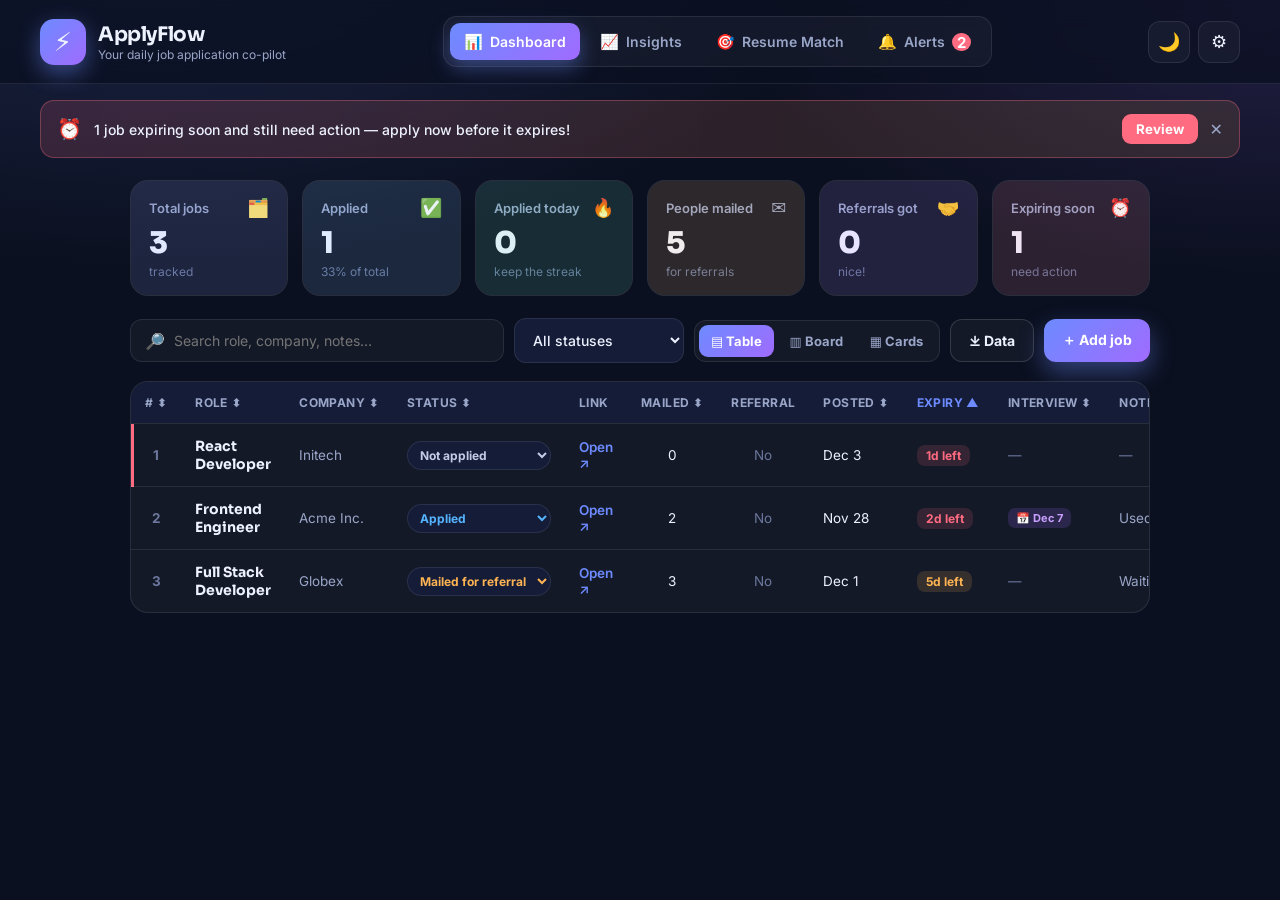
<file: JobPortalTracker/index.html>
<!DOCTYPE html>
<html lang="en">
<head>
  <meta charset="UTF-8" />
  <meta name="viewport" content="width=device-width, initial-scale=1.0" />
  <meta name="theme-color" content="#0b1020" />
  <title>ApplyFlow — Job Tracker</title>
  <!-- PWA: installable on phone home screen + offline support -->
  <link rel="manifest" href="manifest.webmanifest" />
  <link rel="apple-touch-icon" href="icons/icon-180.png" />
  <link rel="icon" type="image/png" href="icons/icon-192.png" />
  <meta name="apple-mobile-web-app-capable" content="yes" />
  <meta name="apple-mobile-web-app-status-bar-style" content="black-translucent" />
  <meta name="apple-mobile-web-app-title" content="ApplyFlow" />
  <meta name="mobile-web-app-capable" content="yes" />
  <link rel="preconnect" href="https://fonts.googleapis.com" />
  <link rel="preconnect" href="https://fonts.gstatic.com" crossorigin />
  <link href="https://fonts.googleapis.com/css2?family=Inter:wght@400;500;600;700;800&family=Sora:wght@600;700;800&display=swap" rel="stylesheet" />
  <link rel="stylesheet" href="styles.css" />
</head>
<body>
  <!-- ===== Top nav ===== -->
  <header class="topbar">
    <div class="brand">
      <span class="logo">⚡</span>
      <div>
        <h1>ApplyFlow</h1>
        <p>Your daily job application co-pilot</p>
      </div>
    </div>
    <nav class="nav" id="nav">
      <button class="nav-btn active" data-view="dashboard"><span>📊</span> Dashboard</button>
      <button class="nav-btn" data-view="insights"><span>📈</span> Insights</button>
      <button class="nav-btn" data-view="resume"><span>🎯</span> Resume Match</button>
      <button class="nav-btn bell" data-view="alerts">
        <span>🔔</span> Alerts
        <span class="badge" id="alertBadge" hidden>0</span>
      </button>
    </nav>
    <div class="top-actions">
      <button class="icon-btn round" id="themeBtn" title="Toggle theme">🌙</button>
      <button class="icon-btn round" id="settingsBtn" title="Settings">⚙️</button>
    </div>
  </header>

  <!-- ===== Expiry notification banner ===== -->
  <div class="alert-banner" id="alertBanner" hidden>
    <span class="ab-icon">⏰</span>
    <span class="ab-text" id="alertBannerText"></span>
    <button class="ab-go" id="alertBannerGo">Review</button>
    <button class="ab-close" id="alertBannerClose">✕</button>
  </div>

  <main class="container">

    <!-- =================== DASHBOARD VIEW =================== -->
    <section class="view" id="view-dashboard">
      <div class="stat-grid" id="statGrid"></div>

      <div class="toolbar">
        <div class="search-wrap">
          <span>🔎</span>
          <input type="text" id="searchInput" placeholder="Search role, company, notes…" />
        </div>
        <select id="statusFilter" class="select">
          <option value="all">All statuses</option>
          <option value="not-applied">Not applied</option>
          <option value="applied">Applied</option>
          <option value="mailed-referral">Mailed for referral</option>
          <option value="got-referral">Got referral</option>
        </select>
        <div class="view-toggle">
          <button class="vt-btn active" data-layout="table" title="Table view">▤ Table</button>
          <button class="vt-btn" data-layout="board" title="Board view">▥ Board</button>
          <button class="vt-btn" data-layout="cards" title="Card view">▦ Cards</button>
        </div>
        <div class="data-menu">
          <button class="btn ghost" id="dataBtn">⤓ Data</button>
          <div class="data-dropdown" id="dataDropdown" hidden>
            <button data-act="export-json">⬇ Export JSON (backup)</button>
            <button data-act="export-csv">⬇ Export CSV (Excel)</button>
            <button data-act="import">⬆ Import JSON</button>
            <button data-act="clear" class="danger">🗑 Clear all data</button>
          </div>
        </div>
        <button class="btn primary" id="addJobBtn">＋ Add job</button>
      </div>

      <!-- TABLE layout -->
      <div class="table-wrap" id="tableWrap">
        <table class="job-table">
          <thead>
            <tr id="tableHead">
              <th data-sort="idx" class="num">#</th>
              <th data-sort="role">Role ⬍</th>
              <th data-sort="company">Company ⬍</th>
              <th data-sort="status">Status ⬍</th>
              <th data-sort="link">Link</th>
              <th data-sort="mailed" class="num">Mailed ⬍</th>
              <th data-sort="referral">Referral</th>
              <th data-sort="posted">Posted ⬍</th>
              <th data-sort="expiry">Expiry ⬍</th>
              <th data-sort="interview">Interview ⬍</th>
              <th>Notes</th>
              <th class="num">Actions</th>
            </tr>
          </thead>
          <tbody id="tableBody"></tbody>
        </table>
      </div>

      <!-- BOARD (Kanban) layout -->
      <div class="kanban" id="kanban" hidden></div>

      <!-- CARDS layout -->
      <div class="jobs" id="jobList" hidden></div>

      <div class="empty" id="emptyState" hidden>
        <div class="empty-emoji">📭</div>
        <h3>No jobs match</h3>
        <p>Add a job or adjust your filters to get started.</p>
        <button class="btn primary" id="emptyAddBtn">＋ Add your first job</button>
      </div>
    </section>

    <!-- =================== INSIGHTS VIEW =================== -->
    <section class="view" id="view-insights" hidden>
      <div class="stat-grid" id="insightStats"></div>

      <div class="card">
        <div class="card-head">
          <h2>Consistency</h2>
          <p>Each square is a day. Greener = more applications.</p>
        </div>
        <div class="heatmap-wrap">
          <div class="heatmap" id="heatmap"></div>
        </div>
        <div class="heat-legend">
          <span>Less</span>
          <i class="lvl lvl0"></i><i class="lvl lvl1"></i><i class="lvl lvl2"></i><i class="lvl lvl3"></i><i class="lvl lvl4"></i>
          <span>More</span>
        </div>
      </div>

      <div class="two-col">
        <div class="card">
          <div class="card-head"><h2>Last 8 weeks</h2><p>Jobs actioned each week.</p></div>
          <div class="bars" id="weeklyBars"></div>
        </div>
        <div class="card">
          <div class="card-head"><h2>Status breakdown</h2></div>
          <div class="breakdown" id="breakdown"></div>
        </div>
      </div>
    </section>

    <!-- =================== RESUME MATCH VIEW =================== -->
    <section class="view" id="view-resume" hidden>
      <div class="card">
        <div class="card-head">
          <h2>Resume ↔ Job match</h2>
          <p>Paste or upload (PDF / TXT) your résumé and the job description to estimate your shortlist chances.</p>
        </div>
        <div class="match-grid">
          <div class="field">
            <label>Your résumé</label>
            <textarea id="resumeText" placeholder="Paste your résumé text here…"></textarea>
            <label class="file-btn">📎 Upload PDF / TXT
              <input type="file" id="resumeFile" accept=".txt,.md,.text,.pdf" hidden />
            </label>
          </div>
          <div class="field">
            <label>Job description</label>
            <textarea id="jdText" placeholder="Paste the job description here…"></textarea>
            <label class="file-btn">📎 Upload PDF / TXT
              <input type="file" id="jdFile" accept=".txt,.md,.text,.pdf" hidden />
            </label>
          </div>
        </div>
        <button class="btn primary wide" id="analyzeBtn">Analyze match</button>
      </div>

      <div class="card" id="matchResult" hidden>
        <div class="score-wrap">
          <div class="gauge" id="gauge">
            <svg viewBox="0 0 120 120">
              <circle class="g-bg" cx="60" cy="60" r="52"></circle>
              <circle class="g-fg" id="gaugeFg" cx="60" cy="60" r="52"></circle>
            </svg>
            <div class="gauge-num"><span id="scoreNum">0</span><small>%</small></div>
          </div>
          <div class="score-meta">
            <h3 id="scoreVerdict">—</h3>
            <p id="scoreNote"></p>
          </div>
        </div>
        <div class="kw-cols">
          <div>
            <h4>✅ Matched keywords (<span id="matchCount">0</span>)</h4>
            <div class="chips" id="matchedChips"></div>
          </div>
          <div>
            <h4>⚠️ Missing keywords (<span id="missCount">0</span>)</h4>
            <div class="chips" id="missingChips"></div>
          </div>
        </div>
        <p class="hint">Tip: weave the missing keywords naturally into your résumé where they're true for you, then re-run.</p>
      </div>
    </section>

    <!-- =================== ALERTS VIEW =================== -->
    <section class="view" id="view-alerts" hidden>
      <div class="card">
        <div class="card-head">
          <h2>🔔 Apply-now alerts</h2>
          <p>Jobs that are expiring soon and still need action.</p>
        </div>
        <div id="alertList"></div>
      </div>
    </section>

  </main>

  <!-- ===== Mobile bottom nav ===== -->
  <nav class="bottom-nav" id="bottomNav">
    <button class="active" data-view="dashboard"><span>📊</span><i>Dashboard</i></button>
    <button data-view="insights"><span>📈</span><i>Insights</i></button>
    <button data-view="resume"><span>🎯</span><i>Match</i></button>
    <button data-view="alerts" class="bell"><span>🔔</span><i>Alerts</i><b class="badge" id="alertBadgeM" hidden>0</b></button>
  </nav>

  <!-- ===== Add / Edit modal ===== -->
  <div class="modal-overlay" id="modalOverlay" hidden>
    <div class="modal">
      <div class="modal-head">
        <h2 id="modalTitle">Add job</h2>
        <button class="icon-btn" id="modalClose">✕</button>
      </div>
      <form id="jobForm">
        <input type="hidden" id="jobId" />
        <div class="form-grid">
          <div class="field span2">
            <label>Job role *</label>
            <input type="text" id="f_role" required placeholder="e.g. Frontend Engineer" />
          </div>
          <div class="field">
            <label>Company *</label>
            <input type="text" id="f_company" required placeholder="e.g. Acme Inc." />
          </div>
          <div class="field">
            <label>Status</label>
            <select id="f_status">
              <option value="not-applied">Not applied</option>
              <option value="applied">Applied</option>
              <option value="mailed-referral">Mailed for referral</option>
              <option value="got-referral">Got referral</option>
            </select>
          </div>
          <div class="field span2">
            <label>Job link</label>
            <input type="url" id="f_link" placeholder="https://…" />
          </div>
          <div class="field">
            <label>People mailed for referral</label>
            <input type="number" id="f_mailed" min="0" value="0" />
          </div>
          <div class="field">
            <label>Got referral?</label>
            <select id="f_gotref">
              <option value="0">No</option>
              <option value="1">Yes</option>
            </select>
          </div>
          <div class="field">
            <label>Posted date</label>
            <input type="date" id="f_posted" />
          </div>
          <div class="field">
            <label>Expiry date</label>
            <input type="date" id="f_expiry" />
          </div>
          <div class="field">
            <label>📅 Interview date</label>
            <input type="date" id="f_interview" />
          </div>
          <div class="field">
            <label>📨 Follow-up date</label>
            <input type="date" id="f_followup" />
          </div>
          <div class="field span2">
            <label>Notes</label>
            <textarea id="f_notes" rows="2" placeholder="Anything to remember…"></textarea>
          </div>
        </div>
        <div class="modal-actions">
          <button type="button" class="btn ghost" id="deleteJobBtn" hidden>Delete</button>
          <span class="spacer"></span>
          <button type="button" class="btn ghost" id="cancelBtn">Cancel</button>
          <button type="submit" class="btn primary">Save job</button>
        </div>
      </form>
    </div>
  </div>

  <!-- ===== Settings modal ===== -->
  <div class="modal-overlay" id="settingsOverlay" hidden>
    <div class="modal">
      <div class="modal-head">
        <h2>⚙️ Settings</h2>
        <button class="icon-btn" id="settingsClose">✕</button>
      </div>

      <div class="settings-block">
        <h3>🔔 Daily apply reminder</h3>
        <p class="muted-p">Get a nudge each day to apply. Works while ApplyFlow is open in a tab.</p>
        <div class="setting-row">
          <label class="switch">
            <input type="checkbox" id="reminderEnabled" />
            <span class="slider"></span>
          </label>
          <span>Enable daily reminder</span>
          <input type="time" id="reminderTime" class="time-input" value="10:00" />
        </div>
        <button class="btn ghost small" id="notifyPermBtn">Enable desktop notifications</button>
        <span class="perm-state" id="permState"></span>
      </div>

      <div class="settings-block">
        <h3>⏰ Expiry warning window</h3>
        <p class="muted-p">Flag unapplied jobs as urgent when they expire within this many days.</p>
        <div class="setting-row">
          <input type="range" id="soonDays" min="1" max="14" value="3" />
          <span class="range-val"><b id="soonDaysVal">3</b> days</span>
        </div>
      </div>

      <div class="settings-block">
        <h3>💾 Data</h3>
        <p class="muted-p">Your data lives in this browser. Export regularly to back it up or move devices.</p>
        <div class="btn-row">
          <button class="btn ghost small" data-act="export-json">⬇ Export JSON</button>
          <button class="btn ghost small" data-act="export-csv">⬇ Export CSV</button>
          <button class="btn ghost small" data-act="import">⬆ Import JSON</button>
        </div>
      </div>

      <input type="file" id="importFile" accept=".json" hidden />
    </div>
  </div>

  <div class="toast" id="toast" hidden></div>

  <!-- pdf.js is lazy-loaded on first PDF upload (keeps the app offline-friendly) -->
  <script src="app.js"></script>
  <script>
    if('serviceWorker' in navigator){
      window.addEventListener('load', ()=> navigator.serviceWorker.register('sw.js').catch(()=>{}));
    }
  </script>
</body>
</html>
</file>
<file: JobPortalTracker/styles.css>
:root{
  --bg:#0b1020;
  --bg2:#0f1630;
  --panel:rgba(255,255,255,.04);
  --panel-solid:#141c38;
  --border:rgba(255,255,255,.09);
  --border-2:rgba(255,255,255,.14);
  --text:#eef2ff;
  --muted:#9aa6c8;
  --muted-2:#6b779c;
  --brand:#6d8bff;
  --brand-2:#a06bff;
  --grad:linear-gradient(135deg,#6d8bff,#a06bff);
  --green:#37d399;
  --amber:#ffb454;
  --red:#ff6b81;
  --blue:#56b4ff;
  --radius:18px;
  --shadow:0 18px 50px rgba(0,0,0,.45);
}

/* ===== Light theme ===== */
body.light{
  --bg:#eef1f9;
  --bg2:#e3e8f5;
  --panel:rgba(20,30,60,.04);
  --panel-solid:#ffffff;
  --border:rgba(20,30,60,.12);
  --border-2:rgba(20,30,60,.2);
  --text:#16203c;
  --muted:#5b678a;
  --muted-2:#8b95b3;
  --shadow:0 18px 50px rgba(40,55,110,.16);
  background:
    radial-gradient(1200px 600px at 12% -10%,rgba(109,139,255,.16),transparent 60%),
    radial-gradient(1000px 500px at 100% 0%,rgba(160,107,255,.14),transparent 55%),
    var(--bg);
}
body.light .topbar{background:rgba(238,241,249,.78)}
body.light .bottom-nav{background:rgba(238,241,249,.92)}
body.light .job-table tbody tr:hover{background:rgba(20,30,60,.04)}

*{box-sizing:border-box;margin:0;padding:0}
[hidden]{display:none!important}
html{scroll-behavior:smooth}
body{
  font-family:'Inter',system-ui,sans-serif;
  background:
    radial-gradient(1200px 600px at 12% -10%,rgba(109,139,255,.18),transparent 60%),
    radial-gradient(1000px 500px at 100% 0%,rgba(160,107,255,.16),transparent 55%),
    var(--bg);
  color:var(--text);
  min-height:100vh;
  padding-bottom:90px;
}
h1,h2,h3{font-family:'Sora','Inter',sans-serif}
button{font-family:inherit;cursor:pointer}
input,select,textarea{font-family:inherit}

/* ===== Topbar ===== */
.topbar{
  position:sticky;top:0;z-index:40;
  display:flex;align-items:center;justify-content:space-between;
  gap:18px;flex-wrap:wrap;
  padding:16px clamp(16px,4vw,40px);
  background:rgba(11,16,32,.72);
  backdrop-filter:blur(14px);
  border-bottom:1px solid var(--border);
}
.brand{display:flex;align-items:center;gap:12px}
.logo{
  font-size:26px;width:46px;height:46px;display:grid;place-items:center;
  background:var(--grad);border-radius:14px;box-shadow:0 8px 22px rgba(109,139,255,.45)
}
.brand h1{font-size:20px;letter-spacing:-.4px}
.brand p{font-size:12px;color:var(--muted)}

.nav{display:flex;gap:6px;background:var(--panel);padding:6px;border-radius:14px;border:1px solid var(--border)}
.nav-btn{
  border:0;background:transparent;color:var(--muted);
  padding:9px 14px;border-radius:10px;font-size:14px;font-weight:600;
  display:flex;align-items:center;gap:7px;transition:.18s;position:relative;
}
.nav-btn span{font-size:15px}
.nav-btn:hover{color:var(--text)}
.nav-btn.active{background:var(--grad);color:#fff;box-shadow:0 8px 20px rgba(109,139,255,.4)}
.badge{
  background:var(--red);color:#fff;font-size:11px;font-weight:700;
  min-width:18px;height:18px;padding:0 5px;border-radius:9px;
  display:inline-grid;place-items:center;
}

/* ===== Alert banner ===== */
.alert-banner{
  display:flex;align-items:center;gap:12px;
  margin:16px clamp(16px,4vw,40px) 0;
  padding:13px 16px;border-radius:14px;
  background:linear-gradient(90deg,rgba(255,107,129,.16),rgba(255,180,84,.12));
  border:1px solid rgba(255,107,129,.34);
  animation:pop .35s ease;
}
.ab-icon{font-size:20px}
.ab-text{flex:1;font-size:14px;font-weight:500}
.ab-go{border:0;background:var(--red);color:#fff;font-weight:700;padding:7px 14px;border-radius:9px}
.ab-close{border:0;background:transparent;color:var(--muted);font-size:16px}

/* ===== Layout ===== */
.container{max-width:1100px;margin:0 auto;padding:22px clamp(16px,4vw,40px) 40px}
.view{animation:fade .3s ease}

/* ===== Stat cards ===== */
.stat-grid{display:grid;grid-template-columns:repeat(auto-fit,minmax(150px,1fr));gap:14px;margin-bottom:22px}
.stat{
  background:var(--panel);border:1px solid var(--border);border-radius:var(--radius);
  padding:16px 18px;position:relative;overflow:hidden;
}
.stat::before{content:"";position:absolute;inset:0;background:var(--accent,transparent);opacity:.10}
.stat .s-top{display:flex;align-items:center;justify-content:space-between;color:var(--muted);font-size:13px;font-weight:600}
.stat .s-num{font-family:'Sora';font-size:30px;font-weight:800;margin-top:6px;letter-spacing:-1px}
.stat .s-sub{font-size:12px;color:var(--muted-2);margin-top:2px}
.stat .s-ico{font-size:18px}

/* ===== Toolbar ===== */
.toolbar{display:flex;gap:10px;flex-wrap:wrap;align-items:center;margin-bottom:18px}
.search-wrap{
  flex:1;min-width:200px;display:flex;align-items:center;gap:9px;
  background:var(--panel);border:1px solid var(--border);border-radius:12px;padding:0 14px;
}
.search-wrap input{flex:1;background:transparent;border:0;color:var(--text);padding:12px 0;font-size:14px;outline:none}
.search-wrap span{color:var(--muted)}
.select{
  background:var(--panel-solid);border:1px solid var(--border);color:var(--text);
  padding:12px 14px;border-radius:12px;font-size:14px;font-weight:500;outline:none;cursor:pointer;
}

/* ===== Buttons ===== */
.btn{border:0;border-radius:12px;padding:12px 18px;font-size:14px;font-weight:700;transition:.16s;white-space:nowrap}
.btn.primary{background:var(--grad);color:#fff;box-shadow:0 10px 24px rgba(109,139,255,.4)}
.btn.primary:hover{transform:translateY(-1px);filter:brightness(1.07)}
.btn.ghost{background:var(--panel);border:1px solid var(--border-2);color:var(--text)}
.btn.ghost:hover{background:rgba(255,255,255,.09)}
.btn.wide{width:100%;margin-top:16px;padding:14px}
.icon-btn{background:transparent;border:0;color:var(--muted);font-size:18px;padding:6px;border-radius:8px}
.icon-btn:hover{background:var(--panel);color:var(--text)}

/* ===== Job cards ===== */
.jobs{display:grid;grid-template-columns:repeat(auto-fill,minmax(310px,1fr));gap:16px}
.job{
  background:var(--panel);border:1px solid var(--border);border-radius:var(--radius);
  padding:18px;transition:.18s;position:relative;display:flex;flex-direction:column;gap:12px;
}
.job:hover{border-color:var(--border-2);transform:translateY(-2px);box-shadow:var(--shadow)}
.job.urgent{border-color:rgba(255,107,129,.45);box-shadow:0 0 0 1px rgba(255,107,129,.2)}
.job-top{display:flex;justify-content:space-between;gap:10px;align-items:flex-start}
.job-role{font-family:'Sora';font-size:17px;font-weight:700;line-height:1.25}
.job-company{font-size:13.5px;color:var(--muted);margin-top:2px}
.job-edit{background:var(--panel-solid);border:1px solid var(--border);color:var(--muted);font-size:13px;padding:6px 10px;border-radius:9px}
.job-edit:hover{color:var(--text)}

.pill{font-size:11.5px;font-weight:700;padding:5px 10px;border-radius:20px;display:inline-flex;align-items:center;gap:5px;width:fit-content}
.pill::before{content:"";width:7px;height:7px;border-radius:50%;background:currentColor}
.pill.not-applied{color:#c3cbe6;background:rgba(195,203,230,.12)}
.pill.applied{color:var(--blue);background:rgba(86,180,255,.14)}
.pill.mailed-referral{color:var(--amber);background:rgba(255,180,84,.14)}
.pill.got-referral{color:var(--green);background:rgba(55,211,153,.15)}

.job-meta{display:flex;flex-wrap:wrap;gap:8px 14px;font-size:12.5px;color:var(--muted)}
.job-meta b{color:var(--text);font-weight:600}
.expiry-tag{font-weight:700;padding:3px 9px;border-radius:8px;font-size:12px}
.expiry-tag.soon{color:var(--red);background:rgba(255,107,129,.14)}
.expiry-tag.warn{color:var(--amber);background:rgba(255,180,84,.14)}
.expiry-tag.ok{color:var(--muted)}
.job-foot{display:flex;align-items:center;gap:10px;margin-top:2px}
.job-link{color:var(--brand);font-size:13px;font-weight:600;text-decoration:none}
.job-link:hover{text-decoration:underline}
.referrals{margin-left:auto;font-size:12.5px;color:var(--muted);display:flex;align-items:center;gap:5px}

/* ===== Empty ===== */
.empty{text-align:center;padding:60px 20px;color:var(--muted)}
.empty-emoji{font-size:54px;margin-bottom:10px}
.empty h3{font-size:20px;color:var(--text);margin-bottom:6px}
.empty p{margin-bottom:18px}

/* ===== Cards (insights/resume) ===== */
.card{
  background:var(--panel);border:1px solid var(--border);border-radius:var(--radius);
  padding:22px;margin-bottom:18px;
}
.card-head{margin-bottom:18px}
.card-head h2{font-size:18px}
.card-head p{font-size:13px;color:var(--muted);margin-top:4px}

/* ===== Heatmap ===== */
.heatmap-wrap{overflow-x:auto;padding-bottom:6px}
.heatmap{display:grid;grid-auto-flow:column;grid-template-rows:repeat(7,1fr);gap:4px;width:max-content}
.heatmap i{width:15px;height:15px;border-radius:4px;background:rgba(255,255,255,.06)}
.heatmap i.lvl1{background:rgba(55,211,153,.32)}
.heatmap i.lvl2{background:rgba(55,211,153,.55)}
.heatmap i.lvl3{background:rgba(55,211,153,.78)}
.heatmap i.lvl4{background:#37d399}
.heat-legend{display:flex;align-items:center;gap:6px;justify-content:flex-end;margin-top:12px;font-size:12px;color:var(--muted)}
.heat-legend .lvl{width:14px;height:14px;border-radius:4px;display:inline-block}
.lvl0{background:rgba(255,255,255,.06)}.lvl1{background:rgba(55,211,153,.32)}.lvl2{background:rgba(55,211,153,.55)}.lvl3{background:rgba(55,211,153,.78)}.lvl4{background:#37d399}

/* ===== Bars ===== */
.bars{display:flex;align-items:flex-end;gap:12px;height:170px;padding-top:10px}
.bar-col{flex:1;display:flex;flex-direction:column;align-items:center;gap:8px;height:100%;justify-content:flex-end}
.bar{width:100%;max-width:46px;background:var(--grad);border-radius:8px 8px 4px 4px;min-height:4px;transition:.4s;position:relative}
.bar .bval{position:absolute;top:-20px;left:50%;transform:translateX(-50%);font-size:12px;font-weight:700;color:var(--text)}
.bar-label{font-size:11px;color:var(--muted);white-space:nowrap}

/* ===== Breakdown ===== */
.breakdown{display:flex;flex-direction:column;gap:12px}
.bd-row{display:flex;align-items:center;gap:12px}
.bd-label{width:140px;font-size:13px;font-weight:600;display:flex;align-items:center;gap:7px}
.bd-track{flex:1;height:10px;background:rgba(255,255,255,.06);border-radius:6px;overflow:hidden}
.bd-fill{height:100%;border-radius:6px;transition:.5s}
.bd-val{font-size:13px;font-weight:700;width:34px;text-align:right}

/* ===== Resume match ===== */
.match-grid{display:grid;grid-template-columns:1fr 1fr;gap:18px}
.field{display:flex;flex-direction:column;gap:7px}
.field label{font-size:13px;font-weight:600;color:var(--muted)}
.field input,.field select,.field textarea{
  background:var(--panel-solid);border:1px solid var(--border);color:var(--text);
  padding:12px 13px;border-radius:11px;font-size:14px;outline:none;transition:.15s;width:100%;
}
.field input:focus,.field select:focus,.field textarea:focus{border-color:var(--brand);box-shadow:0 0 0 3px rgba(109,139,255,.18)}
.field textarea{resize:vertical;min-height:170px;line-height:1.5}
.file-btn{font-size:13px;color:var(--brand);font-weight:600;cursor:pointer;width:fit-content}
.file-btn:hover{text-decoration:underline}

.score-wrap{display:flex;align-items:center;gap:26px;flex-wrap:wrap}
.gauge{position:relative;width:140px;height:140px;flex-shrink:0}
.gauge svg{transform:rotate(-90deg);width:100%;height:100%}
.gauge circle{fill:none;stroke-width:11;stroke-linecap:round}
.g-bg{stroke:rgba(255,255,255,.08)}
.g-fg{stroke:var(--green);transition:stroke-dashoffset 1s ease,stroke .4s}
.gauge-num{position:absolute;inset:0;display:grid;place-content:center;text-align:center}
.gauge-num span{font-family:'Sora';font-size:38px;font-weight:800}
.gauge-num small{font-size:16px;color:var(--muted)}
.score-meta h3{font-size:22px;margin-bottom:6px}
.score-meta p{font-size:14px;color:var(--muted);max-width:380px}

.kw-cols{display:grid;grid-template-columns:1fr 1fr;gap:22px;margin-top:24px}
.kw-cols h4{font-size:14px;margin-bottom:12px}
.chips{display:flex;flex-wrap:wrap;gap:8px}
.chip{font-size:12.5px;font-weight:600;padding:6px 11px;border-radius:9px;background:var(--panel-solid);border:1px solid var(--border)}
.chip.ok{color:var(--green);border-color:rgba(55,211,153,.3)}
.chip.miss{color:var(--amber);border-color:rgba(255,180,84,.3)}
.hint{font-size:13px;color:var(--muted);margin-top:18px;padding-top:16px;border-top:1px solid var(--border)}

/* ===== Alerts list ===== */
.alert-row{display:flex;align-items:center;gap:14px;padding:14px;border-radius:13px;background:var(--panel-solid);border:1px solid var(--border);margin-bottom:10px}
.alert-row .ar-ic{font-size:22px}
.alert-row .ar-main{flex:1}
.alert-row .ar-main b{font-size:15px}
.alert-row .ar-main p{font-size:13px;color:var(--muted);margin-top:2px}
.alert-row .ar-days{font-weight:800;font-size:14px}
.alert-none{text-align:center;color:var(--muted);padding:30px}

/* ===== Bottom nav (mobile) ===== */
.bottom-nav{display:none}

/* ===== Modal ===== */
.modal-overlay{
  position:fixed;inset:0;z-index:80;background:rgba(5,8,18,.7);backdrop-filter:blur(6px);
  display:grid;place-items:center;padding:18px;animation:fade .2s ease;
}
.modal{
  width:100%;max-width:560px;max-height:92vh;overflow-y:auto;
  background:var(--panel-solid);border:1px solid var(--border-2);border-radius:22px;
  padding:24px;box-shadow:var(--shadow);animation:pop .25s ease;
}
.modal-head{display:flex;justify-content:space-between;align-items:center;margin-bottom:18px}
.modal-head h2{font-size:20px}
.form-grid{display:grid;grid-template-columns:1fr 1fr;gap:14px}
.span2{grid-column:1/-1}
.modal-actions{display:flex;align-items:center;gap:10px;margin-top:22px}
.modal-actions .spacer{flex:1}
.btn.ghost#deleteJobBtn{color:var(--red);border-color:rgba(255,107,129,.3)}

/* ===== Toast ===== */
.toast{
  position:fixed;bottom:100px;left:50%;transform:translateX(-50%) translateY(20px);
  background:var(--panel-solid);border:1px solid var(--border-2);color:var(--text);
  padding:13px 20px;border-radius:13px;font-size:14px;font-weight:600;z-index:90;
  box-shadow:var(--shadow);opacity:0;transition:.3s;pointer-events:none;
}
.toast.show{opacity:1;transform:translateX(-50%) translateY(0)}

@keyframes fade{from{opacity:0}to{opacity:1}}
@keyframes pop{from{opacity:0;transform:scale(.96)}to{opacity:1;transform:scale(1)}}

/* ===== Responsive ===== */
@media(max-width:820px){
  .nav{display:none}
  .topbar{padding:14px 18px}
  .match-grid,.kw-cols,.form-grid{grid-template-columns:1fr}
  .bottom-nav{
    display:flex;position:fixed;bottom:0;left:0;right:0;z-index:60;
    background:rgba(11,16,32,.92);backdrop-filter:blur(16px);border-top:1px solid var(--border);
    padding:8px 6px calc(8px + env(safe-area-inset-bottom));
  }
  .bottom-nav button{
    flex:1;background:transparent;border:0;color:var(--muted);
    display:flex;flex-direction:column;align-items:center;gap:3px;padding:6px;border-radius:12px;position:relative;
  }
  .bottom-nav button span{font-size:20px}
  .bottom-nav button i{font-size:11px;font-style:normal;font-weight:600}
  .bottom-nav button.active{color:var(--brand);background:var(--panel)}
  .bottom-nav .badge{position:absolute;top:2px;right:50%;transform:translateX(18px)}
}
@media(max-width:480px){
  .brand p{display:none}
  .stat .s-num{font-size:25px}
  .jobs{grid-template-columns:1fr}
}

/* ===================================================================
   NEW: top actions, view toggle, data menu, table, settings, theme
   =================================================================== */
.top-actions{display:flex;gap:8px}
.icon-btn.round{
  width:42px;height:42px;border-radius:12px;font-size:18px;
  background:var(--panel);border:1px solid var(--border);display:grid;place-items:center;color:var(--text);
}
.icon-btn.round:hover{background:rgba(255,255,255,.08)}

/* view toggle (table / cards) */
.view-toggle{display:flex;background:var(--panel);border:1px solid var(--border);border-radius:12px;padding:4px;gap:3px}
.vt-btn{border:0;background:transparent;color:var(--muted);font-weight:700;font-size:13px;padding:8px 12px;border-radius:9px}
.vt-btn.active{background:var(--grad);color:#fff}

/* data dropdown */
.data-menu{position:relative}
.data-dropdown{
  position:absolute;right:0;top:calc(100% + 8px);z-index:30;width:220px;
  background:var(--panel-solid);border:1px solid var(--border-2);border-radius:14px;padding:6px;
  box-shadow:var(--shadow);display:flex;flex-direction:column;gap:2px;
}
.data-dropdown button{
  text-align:left;border:0;background:transparent;color:var(--text);
  padding:11px 12px;border-radius:9px;font-size:13.5px;font-weight:600;
}
.data-dropdown button:hover{background:var(--panel)}
.data-dropdown button.danger{color:var(--red)}

/* ===== Job table ===== */
.table-wrap{
  background:var(--panel);border:1px solid var(--border);border-radius:var(--radius);
  overflow-x:auto;
}
.job-table{width:100%;border-collapse:collapse;min-width:920px}
.job-table th,.job-table td{padding:13px 14px;text-align:left;font-size:13.5px;vertical-align:middle}
.job-table th.num,.job-table td.num{text-align:center}
.job-table thead th{
  position:sticky;top:0;background:var(--panel-solid);color:var(--muted);
  font-size:12px;font-weight:700;text-transform:uppercase;letter-spacing:.4px;
  cursor:pointer;user-select:none;white-space:nowrap;border-bottom:1px solid var(--border);
}
.job-table thead th:hover{color:var(--text)}
.job-table thead th.sorted{color:var(--brand)}
.job-table tbody tr{border-bottom:1px solid var(--border)}
.job-table tbody tr:last-child{border-bottom:0}
.job-table tbody tr:hover{background:rgba(255,255,255,.03)}
.job-table tbody tr.urgent{box-shadow:inset 3px 0 0 var(--red)}
.td-role{font-weight:700;font-family:'Sora';font-size:14px}
.td-company{color:var(--muted)}
.td-idx{color:var(--muted-2);font-weight:700}
.td-notes{color:var(--muted);max-width:200px;font-size:12.5px}
.td-notes .clip{display:inline-block;max-width:190px;overflow:hidden;text-overflow:ellipsis;white-space:nowrap;vertical-align:bottom}
.t-link{color:var(--brand);text-decoration:none;font-weight:600}
.t-link:hover{text-decoration:underline}
.t-actions{display:flex;gap:6px;justify-content:center}
.t-act{background:var(--panel-solid);border:1px solid var(--border);border-radius:8px;padding:5px 8px;font-size:13px;color:var(--muted)}
.t-act:hover{color:var(--text)}
.t-act.del:hover{color:var(--red);border-color:rgba(255,107,129,.4)}
.status-select{
  border:1px solid var(--border);border-radius:20px;padding:5px 8px;font-size:12px;font-weight:700;
  background:var(--panel-solid);cursor:pointer;outline:none;
}
.status-select.not-applied{color:#c3cbe6}
.status-select.applied{color:var(--blue)}
.status-select.mailed-referral{color:var(--amber)}
.status-select.got-referral{color:var(--green)}
.ref-yes{color:var(--green);font-weight:700}
.ref-no{color:var(--muted-2)}

/* ===== Kanban board ===== */
.kanban{display:grid;grid-template-columns:repeat(4,1fr);gap:14px;align-items:start}
.kcol{
  background:var(--panel);border:1px solid var(--border);border-radius:var(--radius);
  padding:12px;min-height:120px;transition:.15s;
}
.kcol.drag-over{border-color:var(--brand);background:rgba(109,139,255,.08);box-shadow:0 0 0 2px rgba(109,139,255,.25)}
.kcol-head{display:flex;align-items:center;justify-content:space-between;margin-bottom:12px;padding:0 4px}
.kcol-head .kc-title{font-size:13px;font-weight:700;display:flex;align-items:center;gap:7px}
.kcol-head .kc-count{font-size:12px;font-weight:700;color:var(--muted);background:var(--panel-solid);border:1px solid var(--border);padding:2px 9px;border-radius:20px}
.kcol-dot{width:9px;height:9px;border-radius:50%}
.kcards{display:flex;flex-direction:column;gap:10px;min-height:40px}
.kcard{
  background:var(--panel-solid);border:1px solid var(--border);border-radius:13px;padding:12px;
  cursor:grab;transition:.12s;border-left:3px solid var(--accent,var(--brand));
}
.kcard:hover{border-color:var(--border-2);transform:translateY(-1px)}
.kcard.dragging{opacity:.4;cursor:grabbing}
.kcard .kc-role{font-family:'Sora';font-weight:700;font-size:14px;line-height:1.25}
.kcard .kc-company{font-size:12.5px;color:var(--muted);margin-top:2px}
.kcard .kc-tags{display:flex;flex-wrap:wrap;gap:6px;margin-top:9px}
.kcard .kc-actions{display:flex;gap:6px;margin-top:10px}
.kcard .kc-actions button{flex:1;background:var(--panel);border:1px solid var(--border);border-radius:8px;padding:5px;font-size:12px;color:var(--muted)}
.kcard .kc-actions button:hover{color:var(--text)}
.kc-empty{font-size:12px;color:var(--muted-2);text-align:center;padding:14px 0;border:1px dashed var(--border);border-radius:10px}

/* mini date tags (interview / follow-up / expiry) */
.dtag{font-size:11px;font-weight:700;padding:3px 8px;border-radius:7px;display:inline-flex;align-items:center;gap:4px;white-space:nowrap}
.dtag.interview{color:#c9a0ff;background:rgba(160,107,255,.16)}
.dtag.followup{color:#7ec8ff;background:rgba(86,180,255,.14)}
.dtag.due{color:var(--red);background:rgba(255,107,129,.16)}

/* ===== two-col layout for insights ===== */
.two-col{display:grid;grid-template-columns:1fr 1fr;gap:18px}

/* ===== settings ===== */
.settings-block{padding:18px 0;border-bottom:1px solid var(--border)}
.settings-block:last-of-type{border-bottom:0}
.settings-block h3{font-size:15px;margin-bottom:5px}
.muted-p{font-size:13px;color:var(--muted);margin-bottom:14px}
.setting-row{display:flex;align-items:center;gap:12px;flex-wrap:wrap;margin-bottom:12px}
.setting-row span{font-size:14px;font-weight:600}
.time-input{
  background:var(--panel-solid);border:1px solid var(--border);color:var(--text);
  padding:9px 12px;border-radius:10px;font-size:14px;margin-left:auto;
}
.btn.small{padding:9px 13px;font-size:13px}
.btn-row{display:flex;gap:8px;flex-wrap:wrap}
.perm-state{font-size:12.5px;color:var(--muted);margin-left:10px}
input[type=range]{flex:1;accent-color:var(--brand);height:6px}
.range-val{font-size:14px;font-weight:600;white-space:nowrap}
.range-val b{color:var(--brand);font-size:16px}

/* switch */
.switch{position:relative;display:inline-block;width:46px;height:26px;flex-shrink:0}
.switch input{opacity:0;width:0;height:0}
.slider{position:absolute;inset:0;background:rgba(255,255,255,.14);border-radius:26px;transition:.25s;cursor:pointer}
.slider::before{content:"";position:absolute;height:20px;width:20px;left:3px;top:3px;background:#fff;border-radius:50%;transition:.25s}
.switch input:checked + .slider{background:var(--green)}
.switch input:checked + .slider::before{transform:translateX(20px)}

/* alert section sub-headers */
.alert-sub{font-size:13px;font-weight:700;color:var(--muted);text-transform:uppercase;letter-spacing:.5px;margin:18px 0 10px}
.alert-sub:first-child{margin-top:0}

@media(max-width:820px){
  .top-actions{order:3}
  .two-col{grid-template-columns:1fr}
  .data-dropdown{right:auto;left:0}
  .kanban{grid-template-columns:1fr 1fr}
}
@media(max-width:560px){
  .kanban{grid-template-columns:1fr}
}
</file>
